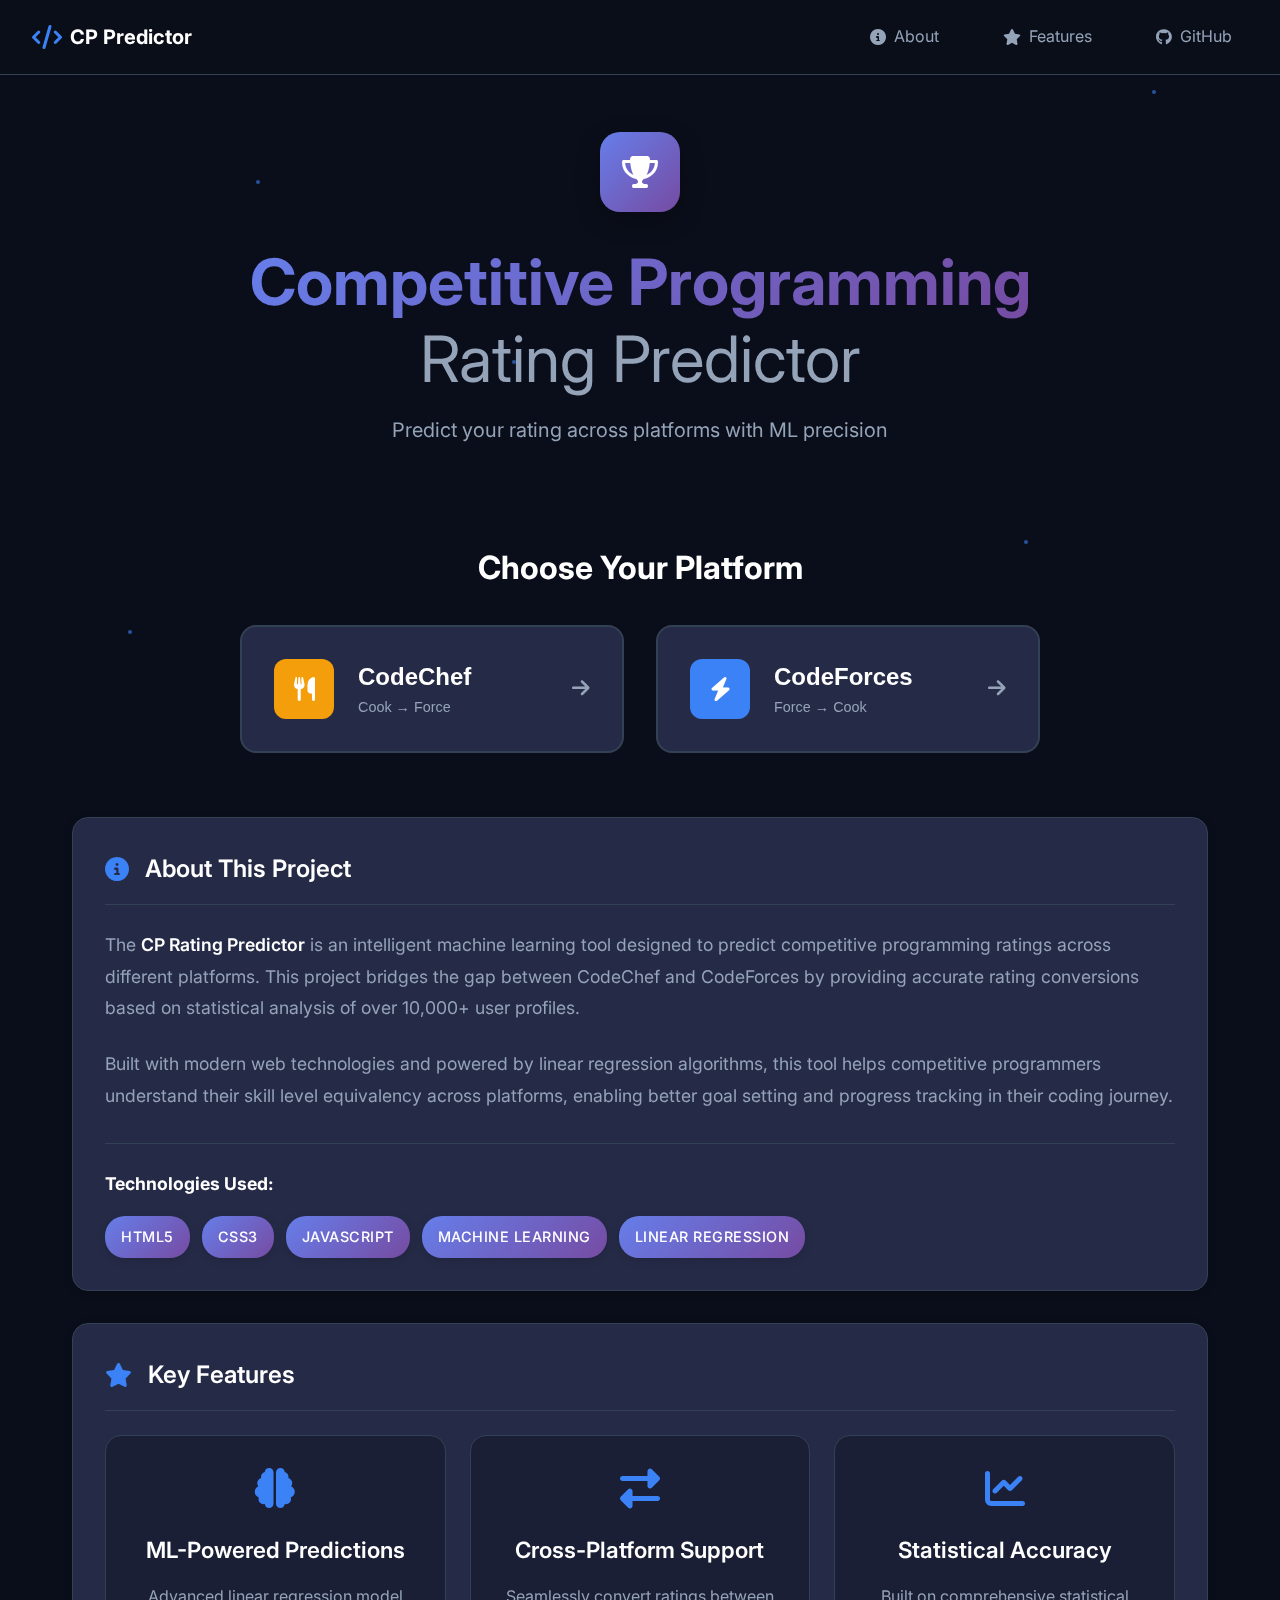
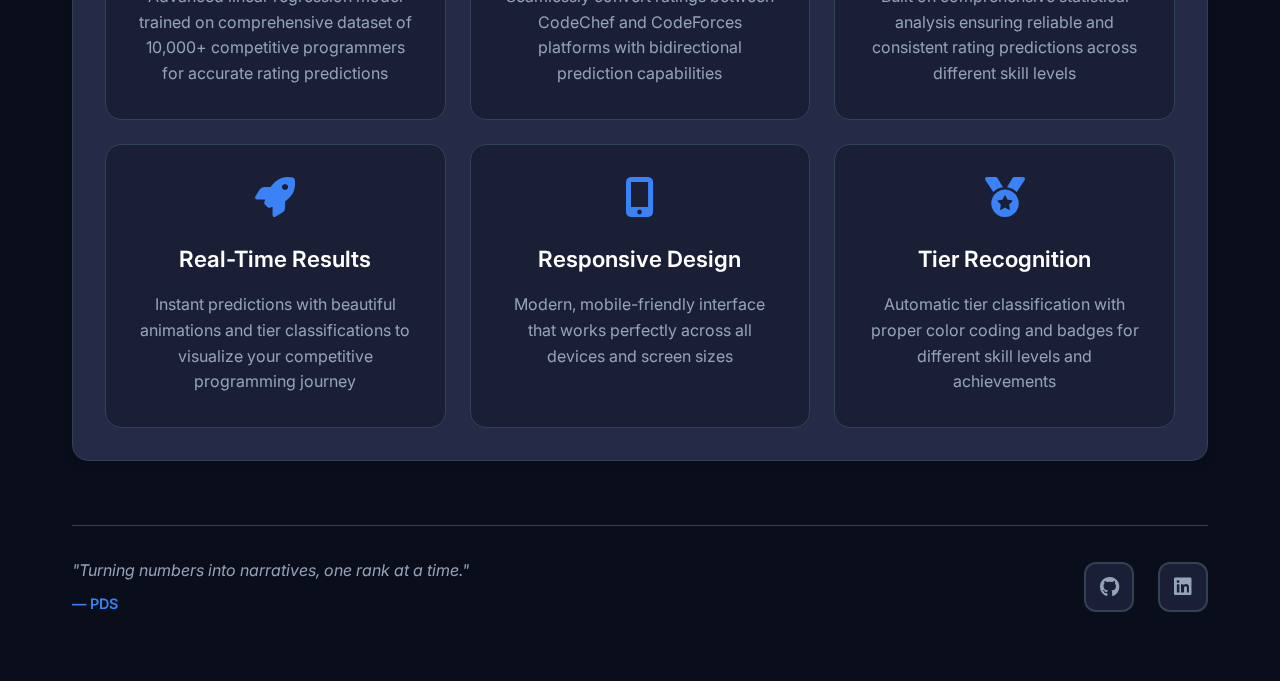
<file: index.html>
<!DOCTYPE html>
<html lang="en">
<head>
    <meta charset="UTF-8">
    <meta name="viewport" content="width=device-width, initial-scale=1.0">
    <title>CP Rating Predictor | CodeChef & CodeForces</title>
    <link rel="stylesheet" href="style.css">
    <link href="https://fonts.googleapis.com/css2?family=JetBrains+Mono:wght@300;400;500;700&family=Inter:wght@300;400;500;600;700&display=swap" rel="stylesheet">
    <link rel="stylesheet" href="https://cdnjs.cloudflare.com/ajax/libs/font-awesome/6.4.0/css/all.min.css">
</head>
<body>
    <!-- Background particles -->
    <div class="particles">
        <div class="particle"></div>
        <div class="particle"></div>
        <div class="particle"></div>
        <div class="particle"></div>
        <div class="particle"></div>
        <div class="particle"></div>
    </div>

    <!-- Navigation -->
    <nav class="navbar">
        <div class="nav-brand">
            <i class="fas fa-code"></i>
            <span>CP Predictor</span>
        </div>
        
        <div class="nav-links">
            <a href="#about"><i class="fas fa-info-circle"></i> About</a>
            <a href="#features"><i class="fas fa-star"></i> Features</a>
            <a href="https://github.com/prince-deepak-siddharth/Code-Rating-Predictor" target="_blank"><i class="fab fa-github"></i> GitHub</a>
        </div>
    </nav>
    
    <div class="container">
        <!-- Hero Section -->
        <div class="hero-section">
            <div class="logo-container">
                <div class="cp-logo">
                    <i class="fas fa-trophy"></i>
                </div>
            </div>
            <h1 class="main-title">
                <span class="gradient-text">Competitive Programming</span><br>
                <span class="sub-title">Rating Predictor</span>
            </h1>
            <p class="hero-description">
                Predict your rating across platforms with ML precision
            </p>
        </div>

        <!-- Platform Selection -->
        <div class="platform-selection">
            <h2>Choose Your Platform</h2>
            <div class="platform-buttons">
                <button class="platform-btn chef" data-platform="codechef">
                    <div class="btn-icon">
                        <i class="fas fa-utensils"></i>
                    </div>
                    <div class="btn-content">
                        <h3>CodeChef</h3>
                        <p>Cook → Force</p>
                    </div>
                    <div class="btn-arrow">
                        <i class="fas fa-arrow-right"></i>
                    </div>
                </button>
                <button class="platform-btn forces" data-platform="codeforces">
                    <div class="btn-icon">
                        <i class="fas fa-bolt"></i>
                    </div>
                    <div class="btn-content">
                        <h3>CodeForces</h3>
                        <p>Force → Cook</p>
                    </div>
                    <div class="btn-arrow">
                        <i class="fas fa-arrow-right"></i>
                    </div>
                </button>
            </div>
        </div>        <!-- Content Sections -->
        <div class="content-wrapper">
            
            <!-- About Section -->
            <div class="card about-card" id="about">
                <div class="card-header">
                    <i class="fas fa-info-circle"></i>
                    <h3>About This Project</h3>
                </div>
                <div class="card-content">
                    <div class="project-description">
                        <p>
                            The <strong>CP Rating Predictor</strong> is an intelligent machine learning tool designed to predict competitive programming ratings across different platforms. This project bridges the gap between CodeChef and CodeForces by providing accurate rating conversions based on statistical analysis of over 10,000+ user profiles.
                        </p>
                        <p>
                            Built with modern web technologies and powered by linear regression algorithms, this tool helps competitive programmers understand their skill level equivalency across platforms, enabling better goal setting and progress tracking in their coding journey.
                        </p>
                        <div class="tech-stack">
                            <h4>Technologies Used:</h4>
                            <div class="tech-badges">
                                <span class="tech-badge">HTML5</span>
                                <span class="tech-badge">CSS3</span>
                                <span class="tech-badge">JavaScript</span>
                                <span class="tech-badge">Machine Learning</span>
                                <span class="tech-badge">Linear Regression</span>
                            </div>
                        </div>
                    </div>
                </div>
            </div>

            <!-- Features Section -->
            <div class="card features-card" id="features">
                <div class="card-header">
                    <i class="fas fa-star"></i>
                    <h3>Key Features</h3>
                </div>
                <div class="card-content">
                    <div class="feature-grid">
                        <div class="feature-item">
                            <i class="fas fa-brain"></i>
                            <h4>ML-Powered Predictions</h4>
                            <p>Advanced linear regression model trained on comprehensive dataset of 10,000+ competitive programmers for accurate rating predictions</p>
                        </div>
                        <div class="feature-item">
                            <i class="fas fa-exchange-alt"></i>
                            <h4>Cross-Platform Support</h4>
                            <p>Seamlessly convert ratings between CodeChef and CodeForces platforms with bidirectional prediction capabilities</p>
                        </div>
                        <div class="feature-item">
                            <i class="fas fa-chart-line"></i>
                            <h4>Statistical Accuracy</h4>
                            <p>Built on comprehensive statistical analysis ensuring reliable and consistent rating predictions across different skill levels</p>
                        </div>
                        <div class="feature-item">
                            <i class="fas fa-rocket"></i>
                            <h4>Real-Time Results</h4>
                            <p>Instant predictions with beautiful animations and tier classifications to visualize your competitive programming journey</p>
                        </div>
                        <div class="feature-item">
                            <i class="fas fa-mobile-alt"></i>
                            <h4>Responsive Design</h4>
                            <p>Modern, mobile-friendly interface that works perfectly across all devices and screen sizes</p>
                        </div>
                        <div class="feature-item">
                            <i class="fas fa-medal"></i>
                            <h4>Tier Recognition</h4>
                            <p>Automatic tier classification with proper color coding and badges for different skill levels and achievements</p>
                        </div>
                    </div>
                </div>
            </div>            <!-- Rating Input Section -->
            <div class="card input-card hidden">
                <div class="card-header">
                    <i class="fas fa-keyboard"></i>
                    <h3 class="input-title">Enter Your Rating</h3>
                </div>
                
                <div class="card-content">
                    <div class="input-group">
                        <div class="input-wrapper">
                            <i class="fas fa-star input-icon"></i>
                            <input class="rating-input" type="number" placeholder="Your current rating" min="0" max="4000">
                        </div>
                        <button class="submit-btn">
                            <span>Predict Rating</span>
                            <i class="fas fa-arrow-right"></i>
                        </button>
                    </div>
                    <div class="rating-info">
                        <div class="rating-range">
                            <span class="range-label">Typical Range:</span>
                            <span class="range-value" id="rating-range">800 - 3500</span>
                        </div>                    </div>
                    
                    <!-- Analytics Loading Screen -->
                    <div class="analytics-loading hidden" id="analytics-loading">
                        <div class="loading-header">
                            <i class="fas fa-chart-line"></i>
                            <h3>Analyzing Data...</h3>
                        </div>
                        <div class="loading-steps">
                            <div class="step" id="step1">
                                <i class="fas fa-database"></i>
                                <span>Loading dataset...</span>
                                <div class="step-progress"></div>
                            </div>
                            <div class="step" id="step2">
                                <i class="fas fa-brain"></i>
                                <span>Running ML model...</span>
                                <div class="step-progress"></div>
                            </div>
                            <div class="step" id="step3">
                                <i class="fas fa-chart-bar"></i>
                                <span>Generating analytics...</span>
                                <div class="step-progress"></div>
                            </div>
                        </div>
                        <div class="data-visualization">
                            <div class="mini-chart">
                                <div class="chart-bars">
                                    <div class="bar" style="height: 60%"></div>
                                    <div class="bar" style="height: 80%"></div>
                                    <div class="bar" style="height: 45%"></div>
                                    <div class="bar" style="height: 90%"></div>
                                    <div class="bar" style="height: 70%"></div>
                                    <div class="bar" style="height: 85%"></div>
                                </div>
                                <span class="chart-label">Rating Distribution</span>
                            </div>
                            <div class="processing-stats">
                                <div class="stat">
                                    <span class="stat-number" id="processed-users">0</span>
                                    <span class="stat-label">Users Analyzed</span>
                                </div>
                                <div class="stat">
                                    <span class="stat-number" id="accuracy-score">0</span>
                                    <span class="stat-label">Accuracy %</span>
                                </div>
                            </div>
                        </div>
                    </div>                </div>
            </div>
              <!-- Result Section -->
            <div class="card result-card hidden">
                <div class="card-header">
                    <i class="fas fa-trophy"></i>
                    <h3>Prediction Result</h3>
                </div>
                
                <div class="card-content">
                    <div class="result-layout">
                        <!-- Main Result Display -->
                        <div class="result-display">
                            <div class="result-platform">
                                <span class="platform-name" id="result-platform">CodeForces</span>
                                <span class="rating-label">Predicted Rating</span>
                            </div>
                            <div class="predicted-rating" id="predicted-rating">1500</div>
                            <div class="rating-tier" id="rating-tier">
                                <i class="fas fa-medal"></i>
                                <span>Expert</span>
                            </div>
                        </div>

                        <!-- Analytics Graphs -->
                        <div class="analytics-section">
                            <div class="analytics-grid">
                                <!-- Rating Progress Chart -->
                                <div class="chart-container">
                                    <h4>Rating Progression</h4>
                                    <div class="progress-chart">
                                        <svg viewBox="0 0 300 150" class="progress-svg">
                                            <defs>
                                                <linearGradient id="progressGradient" x1="0%" y1="0%" x2="100%" y2="0%">
                                                    <stop offset="0%" style="stop-color:#3b82f6;stop-opacity:1" />
                                                    <stop offset="100%" style="stop-color:#8b5cf6;stop-opacity:1" />
                                                </linearGradient>
                                            </defs>
                                            <path id="progress-path" stroke="url(#progressGradient)" stroke-width="3" fill="none" />
                                            <circle id="progress-dot" r="6" fill="#ffffff" stroke="url(#progressGradient)" stroke-width="3" />
                                        </svg>
                                        <div class="chart-labels">
                                            <span>Start</span>
                                            <span>Current</span>
                                            <span>Predicted</span>
                                        </div>
                                    </div>
                                </div>

                                <!-- Circular Progress -->
                                <div class="chart-container">
                                    <h4>Skill Level</h4>
                                    <div class="circular-progress">
                                        <svg viewBox="0 0 120 120" class="circular-svg">
                                            <circle cx="60" cy="60" r="50" fill="none" stroke="#334155" stroke-width="8"/>
                                            <circle id="progress-circle" cx="60" cy="60" r="50" fill="none" 
                                                    stroke="url(#progressGradient)" stroke-width="8" 
                                                    stroke-dasharray="314" stroke-dashoffset="314" 
                                                    stroke-linecap="round" transform="rotate(-90 60 60)"/>
                                        </svg>
                                        <div class="progress-percentage" id="skill-percentage">75%</div>
                                    </div>
                                </div>

                                <!-- Rating Distribution -->
                                <div class="chart-container full-width">
                                    <h4>Platform Comparison</h4>
                                    <div class="comparison-chart">
                                        <div class="platform-bar">
                                            <div class="bar-label">
                                                <i class="fas fa-utensils"></i>
                                                <span>CodeChef</span>
                                            </div>
                                            <div class="bar-track">
                                                <div class="bar-fill codechef-bar" id="codechef-bar"></div>
                                            </div>
                                            <span class="bar-value" id="codechef-rating">0</span>
                                        </div>
                                        <div class="platform-bar">
                                            <div class="bar-label">
                                                <i class="fas fa-bolt"></i>
                                                <span>CodeForces</span>
                                            </div>
                                            <div class="bar-track">
                                                <div class="bar-fill codeforces-bar" id="codeforces-bar"></div>
                                            </div>
                                            <span class="bar-value" id="codeforces-rating">0</span>
                                        </div>
                                    </div>
                                </div>
                            </div>
                        </div>
                    </div>
                    <button class="try-again-btn">
                        <i class="fas fa-redo"></i>
                        Try Another Platform
                    </button>
                </div>
            </div>
        </div>

        <!-- Footer -->
        <footer class="footer">
            <div class="footer-content">                <div class="footer-text">
                    <p>"Turning numbers into narratives, one rank at a time."</p>
                    <span class="author">— PDS</span>
                </div>                <div class="social-links">
                    <a href="https://github.com/prince-deepak-siddharth/Code-Rating-Predictor" target="_blank" class="social-link github-link">
                        <i class="fab fa-github"></i>
                    </a>
                    <a href="https://www.linkedin.com/in/prince-deepak-siddharth-1b1476288/" target="_blank" class="social-link linkedin-link">
                        <i class="fab fa-linkedin"></i>
                    </a>
                </div>
            </div>
        </footer>
    </div>
   <script src="script.js"></script>
</body>
</html>
</file>
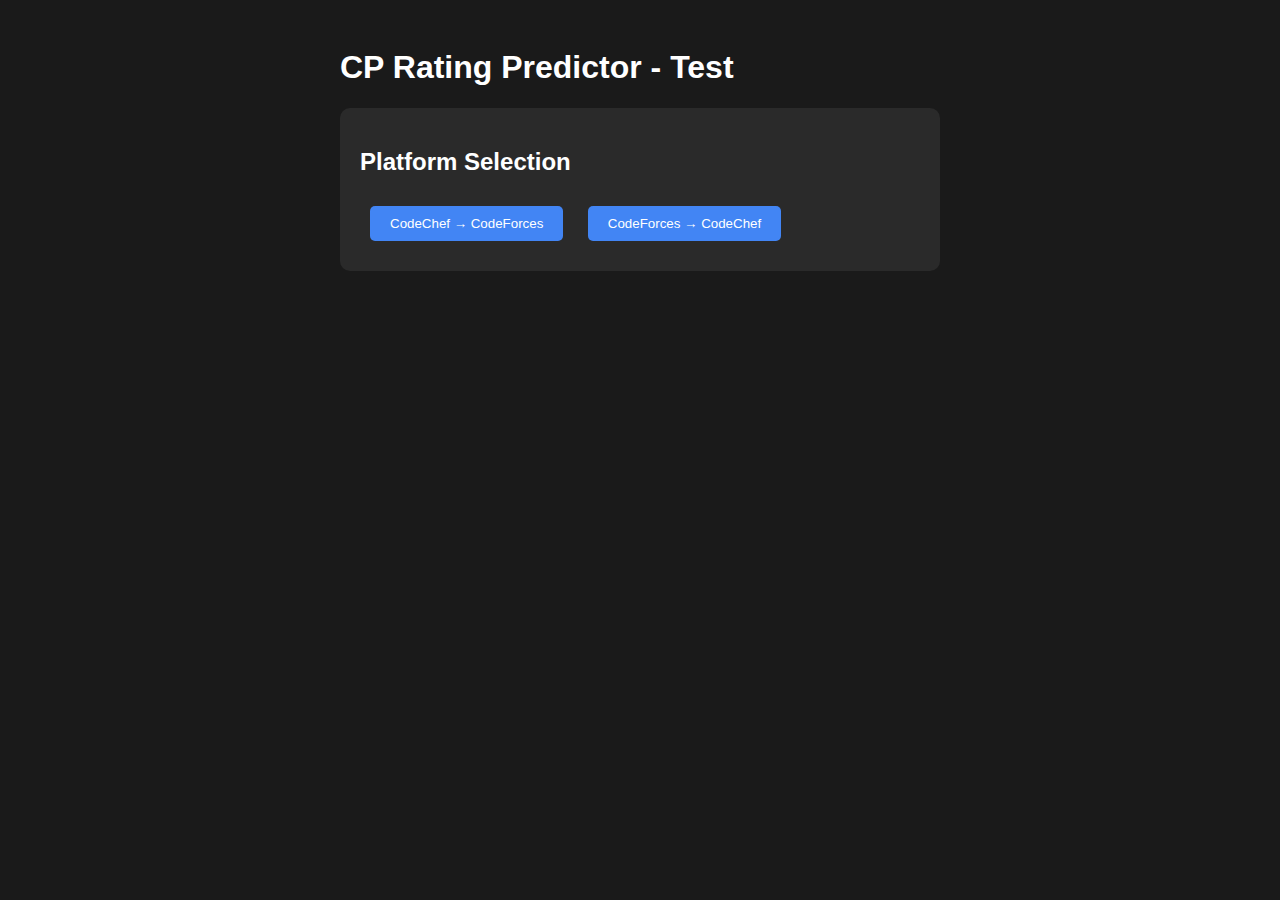
<file: test.html>
<!DOCTYPE html>
<html lang="en">
<head>
    <meta charset="UTF-8">
    <meta name="viewport" content="width=device-width, initial-scale=1.0">
    <title>CP Rating Predictor - Test</title>
    <style>
        body {
            font-family: Arial, sans-serif;
            background: #1a1a1a;
            color: white;
            padding: 20px;
        }
        .container {
            max-width: 600px;
            margin: 0 auto;
        }
        .card {
            background: #2a2a2a;
            padding: 20px;
            border-radius: 10px;
            margin: 20px 0;
        }
        .hidden {
            display: none !important;
        }
        button {
            background: #4285f4;
            color: white;
            border: none;
            padding: 10px 20px;
            border-radius: 5px;
            cursor: pointer;
            margin: 10px;
        }
        input {
            background: #333;
            color: white;
            border: 1px solid #555;
            padding: 10px;
            border-radius: 5px;
            width: 200px;
        }
        .result {
            font-size: 2em;
            font-weight: bold;
            color: #4285f4;
        }
    </style>
</head>
<body>
    <div class="container">
        <h1>CP Rating Predictor - Test</h1>
        
        <div class="card">
            <h2>Platform Selection</h2>
            <button onclick="selectPlatform('codechef')">CodeChef → CodeForces</button>
            <button onclick="selectPlatform('codeforces')">CodeForces → CodeChef</button>
        </div>
        
        <div class="card hidden" id="input-section">
            <h2>Enter Rating</h2>
            <p id="platform-info"></p>
            <input type="number" id="rating-input" placeholder="Enter rating" min="0" max="4000">
            <button onclick="predict()">Predict</button>
        </div>
        
        <div class="card hidden" id="result-section">
            <h2>Result</h2>
            <p id="result-platform"></p>
            <div class="result" id="predicted-rating">0</div>
            <p id="tier-info"></p>
            <button onclick="reset()">Try Again</button>
        </div>
    </div>

    <script>
        // ML Model coefficients
        const MODEL = {
            weight: 0.8315620555789324,
            bias: -32.629265073164284
        };

        let currentPlatform = '';
        let isConverting = false;

        function selectPlatform(platform) {
            currentPlatform = platform;
            
            const inputSection = document.getElementById('input-section');
            const platformInfo = document.getElementById('platform-info');
            
            if (platform === 'codechef') {
                platformInfo.textContent = 'Enter your CodeChef rating (will predict CodeForces)';
                isConverting = false;
            } else {
                platformInfo.textContent = 'Enter your CodeForces rating (will predict CodeChef)';
                isConverting = true;
            }
            
            inputSection.classList.remove('hidden');
        }

        function predict() {
            const rating = parseInt(document.getElementById('rating-input').value);
            
            if (!rating || rating < 0 || rating > 4000) {
                alert('Please enter a valid rating between 0 and 4000');
                return;
            }

            // Calculate prediction
            let predictedRating;
            let targetPlatform;
            
            if (isConverting) {
                // CodeForces to CodeChef
                predictedRating = Math.round((rating - MODEL.bias) / MODEL.weight);
                targetPlatform = 'CodeChef';
            } else {
                // CodeChef to CodeForces
                predictedRating = Math.round(rating * MODEL.weight + MODEL.bias);
                targetPlatform = 'CodeForces';
            }

            // Ensure rating is within bounds
            predictedRating = Math.max(0, Math.min(4000, predictedRating));

            // Show result
            document.getElementById('input-section').classList.add('hidden');
            document.getElementById('result-section').classList.remove('hidden');
            document.getElementById('result-platform').textContent = `Predicted ${targetPlatform} Rating:`;
            document.getElementById('predicted-rating').textContent = predictedRating;
            
            // Simple tier classification
            let tier = 'Unrated';
            if (targetPlatform === 'CodeForces') {
                if (predictedRating >= 1600) tier = 'Expert+';
                else if (predictedRating >= 1400) tier = 'Specialist';
                else if (predictedRating >= 1200) tier = 'Pupil';
                else if (predictedRating > 0) tier = 'Newbie';
            } else {
                if (predictedRating >= 2000) tier = '5+ Star';
                else if (predictedRating >= 1800) tier = '4 Star';
                else if (predictedRating >= 1600) tier = '3 Star';
                else if (predictedRating >= 1400) tier = '2 Star';
                else if (predictedRating > 0) tier = '1 Star';
            }
            
            document.getElementById('tier-info').textContent = `Tier: ${tier}`;
        }

        function reset() {
            document.getElementById('input-section').classList.add('hidden');
            document.getElementById('result-section').classList.add('hidden');
            document.getElementById('rating-input').value = '';
            currentPlatform = '';
        }
    </script>
</body>
</html>
</file>
<file: style.css>
/* Modern CP Theme CSS */

:root {
    --primary-bg: #0a0e1a;
    --secondary-bg: #1a1f35;
    --card-bg: #252a47;
    --accent-blue: #3b82f6;
    --accent-purple: #8b5cf6;
    --accent-orange: #f59e0b;
    --accent-green: #10b981;
    --text-primary: #ffffff;
    --text-secondary: #94a3b8;
    --text-muted: #64748b;
    --border-color: #334155;
    --gradient-1: linear-gradient(135deg, #667eea 0%, #764ba2 100%);
    --gradient-2: linear-gradient(135deg, #f093fb 0%, #f5576c 100%);
    --gradient-3: linear-gradient(135deg, #4facfe 0%, #00f2fe 100%);
    --shadow-sm: 0 2px 8px rgba(0, 0, 0, 0.15);
    --shadow-md: 0 8px 24px rgba(0, 0, 0, 0.25);
    --shadow-lg: 0 16px 48px rgba(0, 0, 0, 0.35);
}

* {
    margin: 0;
    padding: 0;
    box-sizing: border-box;
}

body {
    font-family: 'Inter', -apple-system, BlinkMacSystemFont, sans-serif;
    background: var(--primary-bg);
    color: var(--text-primary);
    line-height: 1.6;
    overflow-x: hidden;
    min-height: 100vh;
}

/* Animated background particles */
.particles {
    position: fixed;
    top: 0;
    left: 0;
    width: 100%;
    height: 100%;
    z-index: -1;
    overflow: hidden;
}

.particle {
    position: absolute;
    width: 4px;
    height: 4px;
    background: var(--accent-blue);
    border-radius: 50%;
    opacity: 0.6;
    animation: float 20s infinite linear;
}

.particle:nth-child(1) {
    top: 20%;
    left: 20%;
    animation-delay: -5s;
    animation-duration: 25s;
}

.particle:nth-child(2) {
    top: 60%;
    left: 80%;
    animation-delay: -2s;
    animation-duration: 18s;
}

.particle:nth-child(3) {
    top: 40%;
    left: 40%;
    animation-delay: -8s;
    animation-duration: 22s;
}

.particle:nth-child(4) {
    top: 80%;
    left: 60%;
    animation-delay: -3s;
    animation-duration: 28s;
}

.particle:nth-child(5) {
    top: 10%;
    left: 90%;
    animation-delay: -6s;
    animation-duration: 20s;
}

.particle:nth-child(6) {
    top: 70%;
    left: 10%;
    animation-delay: -1s;
    animation-duration: 24s;
}

@keyframes float {
    0%, 100% {
        transform: translateY(0) rotate(0deg);
        opacity: 0.6;
    }
    25% {
        transform: translateY(-20px) rotate(90deg);
        opacity: 1;
    }
    50% {
        transform: translateY(-40px) rotate(180deg);
        opacity: 0.8;
    }
    75% {
        transform: translateY(-20px) rotate(270deg);
        opacity: 1;
    }
}

/* Navigation */
.navbar {
    position: fixed;
    top: 0;
    left: 0;
    right: 0;
    background: rgba(10, 14, 26, 0.9);
    backdrop-filter: blur(12px);
    border-bottom: 1px solid var(--border-color);
    padding: 1rem 2rem;
    display: flex;
    justify-content: space-between;
    align-items: center;
    z-index: 1000;
    transition: all 0.3s ease;
}

.nav-brand {
    display: flex;
    align-items: center;
    gap: 0.5rem;
    font-weight: 700;
    font-size: 1.25rem;
    color: var(--text-primary);
}

.nav-brand i {
    color: var(--accent-blue);
    font-size: 1.5rem;
}

.nav-links {
    display: flex;
    gap: 2rem;
}

.nav-links a {
    color: var(--text-secondary);
    text-decoration: none;
    display: flex;
    align-items: center;
    gap: 0.5rem;
    padding: 0.5rem 1rem;
    border-radius: 8px;
    transition: all 0.3s ease;
}

.nav-links a:hover {
    color: var(--text-primary);
    background: var(--secondary-bg);
}

/* Container */
.container {
    max-width: 1200px;
    margin: 0 auto;
    padding: 100px 2rem 2rem;
    min-height: 100vh;
}

/* Hero Section */
.hero-section {
    text-align: center;
    margin-bottom: 4rem;
    padding: 2rem 0;
}

.logo-container {
    margin-bottom: 2rem;
}

.cp-logo {
    display: inline-flex;
    align-items: center;
    justify-content: center;
    width: 80px;
    height: 80px;
    background: var(--gradient-1);
    border-radius: 20px;
    box-shadow: var(--shadow-md);
    animation: logoFloat 6s ease-in-out infinite;
}

.cp-logo i {
    font-size: 2rem;
    color: white;
}

@keyframes logoFloat {
    0%, 100% { transform: translateY(0px); }
    50% { transform: translateY(-10px); }
}

.main-title {
    font-size: clamp(2.5rem, 5vw, 4rem);
    font-weight: 700;
    margin-bottom: 1rem;
    line-height: 1.2;
}

.gradient-text {
    background: var(--gradient-1);
    -webkit-background-clip: text;
    -webkit-text-fill-color: transparent;
    background-clip: text;
    animation: gradientShift 4s ease-in-out infinite;
}

@keyframes gradientShift {
    0%, 100% { filter: hue-rotate(0deg); }
    50% { filter: hue-rotate(45deg); }
}

.sub-title {
    color: var(--text-secondary);
    font-weight: 400;
}

.hero-description {
    font-size: 1.25rem;
    color: var(--text-secondary);
    max-width: 600px;
    margin: 0 auto;
}

/* Platform Selection */
.platform-selection {
    text-align: center;
    margin-bottom: 4rem;
}

.platform-selection h2 {
    font-size: 2rem;
    margin-bottom: 2rem;
    color: var(--text-primary);
}

.platform-buttons {
    display: grid;
    grid-template-columns: repeat(auto-fit, minmax(300px, 1fr));
    gap: 2rem;
    max-width: 800px;
    margin: 0 auto;
}

.platform-btn {
    background: var(--card-bg);
    border: 2px solid var(--border-color);
    border-radius: 16px;
    padding: 2rem;
    display: flex;
    align-items: center;
    gap: 1.5rem;
    cursor: pointer;
    transition: all 0.3s ease;
    position: relative;
    overflow: hidden;
}

.platform-btn::before {
    content: '';
    position: absolute;
    top: 0;
    left: -100%;
    width: 100%;
    height: 100%;
    background: linear-gradient(90deg, transparent, rgba(255, 255, 255, 0.1), transparent);
    transition: left 0.5s ease;
}

.platform-btn:hover::before {
    left: 100%;
}

.platform-btn:hover {
    border-color: var(--accent-blue);
    transform: translateY(-4px);
    box-shadow: var(--shadow-lg);
}

.platform-btn.chef:hover {
    border-color: var(--accent-orange);
}

.platform-btn.forces:hover {
    border-color: var(--accent-blue);
}

.btn-icon {
    width: 60px;
    height: 60px;
    border-radius: 12px;
    display: flex;
    align-items: center;
    justify-content: center;
    font-size: 1.5rem;
    color: white;
}

.chef .btn-icon {
    background: var(--accent-orange);
}

.forces .btn-icon {
    background: var(--accent-blue);
}

.btn-content {
    flex: 1;
    text-align: left;
}

.btn-content h3 {
    font-size: 1.5rem;
    margin-bottom: 0.5rem;
    color: var(--text-primary);
}

.btn-content p {
    color: var(--text-secondary);
    font-size: 0.9rem;
}

.btn-arrow {
    color: var(--text-secondary);
    font-size: 1.25rem;
    transition: transform 0.3s ease;
}

.platform-btn:hover .btn-arrow {
    transform: translateX(4px);
}

/* Cards */
.content-wrapper {
    display: flex;
    flex-direction: column;
    gap: 2rem;
}

.card {
    background: var(--card-bg);
    border: 1px solid var(--border-color);
    border-radius: 16px;
    padding: 2rem;
    box-shadow: var(--shadow-sm);
    transition: all 0.3s ease;
    animation: cardSlideUp 0.6s ease;
}

@keyframes cardSlideUp {
    0% {
        opacity: 0;
        transform: translateY(30px);
    }
    100% {
        opacity: 1;
        transform: translateY(0);
    }
}

.card:hover {
    box-shadow: var(--shadow-md);
    transform: translateY(-2px);
}

.card-header {
    display: flex;
    align-items: center;
    gap: 1rem;
    margin-bottom: 1.5rem;
    padding-bottom: 1rem;
    border-bottom: 1px solid var(--border-color);
}

.card-header i {
    color: var(--accent-blue);
    font-size: 1.5rem;
}

.card-header h3 {
    font-size: 1.5rem;
    font-weight: 600;
    color: var(--text-primary);
}

/* Feature Grid */
.feature-grid {
    display: grid;
    grid-template-columns: repeat(auto-fit, minmax(250px, 1fr));
    gap: 2rem;
}

.feature-item {
    text-align: center;
    padding: 1.5rem;
    background: var(--secondary-bg);
    border-radius: 12px;
    border: 1px solid var(--border-color);
    transition: all 0.3s ease;
}

.feature-item:hover {
    transform: translateY(-4px);
    box-shadow: var(--shadow-md);
}

.feature-item i {
    font-size: 2rem;
    color: var(--accent-blue);
    margin-bottom: 1rem;
    display: block;
}

.feature-item h4 {
    font-size: 1.25rem;
    margin-bottom: 0.5rem;
    color: var(--text-primary);
}

.feature-item p {
    color: var(--text-secondary);
    font-size: 0.9rem;
}

/* Input Section */
.input-group {
    display: flex;
    flex-direction: column;
    gap: 1.5rem;
    max-width: 400px;
    margin: 0 auto;
}

.input-wrapper {
    position: relative;
    display: flex;
    align-items: center;
}

.input-icon {
    position: absolute;
    left: 1rem;
    color: var(--text-secondary);
    z-index: 1;
}

.rating-input {
    width: 100%;
    padding: 1rem 1rem 1rem 3rem;
    background: var(--secondary-bg);
    border: 2px solid var(--border-color);
    border-radius: 12px;
    color: var(--text-primary);
    font-size: 1.1rem;
    font-family: 'JetBrains Mono', monospace;
    transition: all 0.3s ease;
}

.rating-input:focus {
    outline: none;
    border-color: var(--accent-blue);
    box-shadow: 0 0 0 4px rgba(59, 130, 246, 0.1);
}

.submit-btn {
    background: var(--gradient-1);
    border: none;
    border-radius: 12px;
    padding: 1rem 2rem;
    color: white;
    font-weight: 600;
    font-size: 1.1rem;
    cursor: pointer;
    display: flex;
    align-items: center;
    justify-content: center;
    gap: 0.5rem;
    transition: all 0.3s ease;
    position: relative;
    overflow: hidden;
}

.submit-btn::before {
    content: '';
    position: absolute;
    top: 0;
    left: -100%;
    width: 100%;
    height: 100%;
    background: linear-gradient(90deg, transparent, rgba(255, 255, 255, 0.2), transparent);
    transition: left 0.5s ease;
}

.submit-btn:hover::before {
    left: 100%;
}

.submit-btn:hover {
    transform: translateY(-2px);
    box-shadow: var(--shadow-md);
}

.submit-btn:active {
    transform: translateY(0);
}

.rating-info {
    text-align: center;
    padding: 1rem;
    background: var(--secondary-bg);
    border-radius: 8px;
    border: 1px solid var(--border-color);
}

.range-label {
    color: var(--text-secondary);
    font-size: 0.9rem;
}

.range-value {
    color: var(--accent-blue);
    font-weight: 600;
    font-family: 'JetBrains Mono', monospace;
}

/* Result Section */
.result-display {
    text-align: center;
    padding: 2rem;
}

.result-platform {
    margin-bottom: 1rem;
}

.platform-name {
    font-size: 1.25rem;
    font-weight: 600;
    color: var(--accent-blue);
    display: block;
}

.rating-label {
    color: var(--text-secondary);
    font-size: 0.9rem;
}

.predicted-rating {
    font-size: 4rem;
    font-weight: 700;
    font-family: 'JetBrains Mono', monospace;
    background: var(--gradient-1);
    -webkit-background-clip: text;
    -webkit-text-fill-color: transparent;
    background-clip: text;
    margin: 1rem 0;
    line-height: 1;
    position: relative;
}

.predicted-rating::after {
    content: '';
    position: absolute;
    top: 50%;
    left: 50%;
    width: 200px;
    height: 200px;
    border: 2px solid rgba(59, 130, 246, 0.2);
    border-radius: 50%;
    transform: translate(-50%, -50%);
    animation: ratingPulse 3s ease-in-out infinite;
    z-index: -1;
}

@keyframes ratingPulse {
    0%, 100% {
        transform: translate(-50%, -50%) scale(0.8);
        opacity: 0.7;
    }
    50% {
        transform: translate(-50%, -50%) scale(1.2);
        opacity: 0.3;
    }
}

.rating-tier {
    display: flex;
    align-items: center;
    justify-content: center;
    gap: 0.5rem;
    margin: 1.5rem 0;
    padding: 0.75rem 1.5rem;
    background: var(--secondary-bg);
    border-radius: 50px;
    border: 1px solid var(--border-color);
    max-width: fit-content;
    margin-left: auto;
    margin-right: auto;
}

.rating-tier i {
    color: var(--accent-orange);
}

.rating-tier span {
    font-weight: 600;
    color: var(--text-primary);
}

.confidence-meter {
    margin: 2rem 0;
    padding: 1.5rem;
    background: var(--secondary-bg);
    border-radius: 12px;
    border: 1px solid var(--border-color);
}

.confidence-label {
    display: block;
    color: var(--text-secondary);
    margin-bottom: 0.5rem;
    font-size: 0.9rem;
}

.confidence-bar {
    width: 100%;
    height: 8px;
    background: var(--border-color);
    border-radius: 4px;
    overflow: hidden;
    margin-bottom: 0.5rem;
}

.confidence-fill {
    height: 100%;
    background: var(--gradient-3);
    border-radius: 4px;
    transition: width 1s ease;
}

.confidence-value {
    color: var(--accent-blue);
    font-weight: 600;
    font-family: 'JetBrains Mono', monospace;
}

.try-again-btn {
    background: var(--secondary-bg);
    border: 2px solid var(--border-color);
    border-radius: 12px;
    padding: 1rem 2rem;
    color: var(--text-primary);
    font-weight: 600;
    cursor: pointer;
    display: flex;
    align-items: center;
    justify-content: center;
    gap: 0.5rem;
    margin: 2rem auto 0;
    transition: all 0.3s ease;
}

.try-again-btn:hover {
    border-color: var(--accent-blue);
    background: var(--accent-blue);
    color: white;
    transform: translateY(-2px);
    box-shadow: var(--shadow-md);
}

/* Footer */
.footer {
    margin-top: 4rem;
    padding: 2rem 0;
    border-top: 1px solid var(--border-color);
}

.footer-content {
    display: flex;
    justify-content: space-between;
    align-items: center;
    flex-wrap: wrap;
    gap: 1rem;
}

.footer-text p {
    color: var(--text-secondary);
    font-style: italic;
    margin-bottom: 0.5rem;
}

.author {
    color: var(--accent-blue);
    font-weight: 600;
    font-size: 0.9rem;
}

.social-links {
    display: flex;
    gap: 1rem;
}

.social-link {
    display: flex;
    align-items: center;
    justify-content: center;
    width: 50px;
    height: 50px;
    background: var(--secondary-bg);
    border: 2px solid var(--border-color);
    border-radius: 12px;
    color: var(--text-secondary);
    text-decoration: none;
    transition: all 0.4s ease;
    position: relative;
    overflow: hidden;
}

.social-link::before {
    content: '';
    position: absolute;
    top: 0;
    left: 0;
    width: 100%;
    height: 100%;
    border-radius: 10px;
    transition: all 0.4s ease;
    z-index: -1;
}

.social-link i {
    font-size: 1.25rem;
    transition: all 0.4s ease;
    z-index: 1;
}

.github-link:hover {
    color: white;
    border-color: #333;
    transform: translateY(-4px) rotate(5deg);
    box-shadow: 0 10px 25px rgba(51, 51, 51, 0.3);
}

.github-link:hover::before {
    background: linear-gradient(135deg, #333, #000);
}

.linkedin-link:hover {
    color: white;
    border-color: #0077b5;
    transform: translateY(-4px) rotate(-5deg);
    box-shadow: 0 10px 25px rgba(0, 119, 181, 0.3);
}

.linkedin-link:hover::before {
    background: linear-gradient(135deg, #0077b5, #005885);
}

.social-link:hover i {
    transform: scale(1.2);
}

/* Animation for social links container */
.social-links {
    display: flex;
    gap: 1.5rem;
    animation: socialBounce 2s ease-in-out infinite;
}

@keyframes socialBounce {
    0%, 20%, 50%, 80%, 100% {
        transform: translateY(0);
    }
    40% {
        transform: translateY(-5px);
    }
    60% {
        transform: translateY(-3px);
    }
}

/* Project Description Styles */
.project-description {
    text-align: left;
    line-height: 1.8;
}

.project-description p {
    margin-bottom: 1.5rem;
    color: var(--text-secondary);
    font-size: 1.1rem;
}

.project-description strong {
    color: var(--text-primary);
    font-weight: 600;
}

.tech-stack {
    margin-top: 2rem;
    padding-top: 1.5rem;
    border-top: 1px solid var(--border-color);
}

.tech-stack h4 {
    color: var(--text-primary);
    margin-bottom: 1rem;
    font-size: 1.1rem;
}

.tech-badges {
    display: flex;
    flex-wrap: wrap;
    gap: 0.75rem;
}

.tech-badge {
    background: var(--gradient-1);
    color: white;
    padding: 0.5rem 1rem;
    border-radius: 20px;
    font-size: 0.9rem;
    font-weight: 500;
    text-transform: uppercase;
    letter-spacing: 0.5px;
    animation: badgeFloat 3s ease-in-out infinite;
    box-shadow: var(--shadow-sm);
}

.tech-badge:nth-child(odd) {
    animation-delay: -1s;
}

.tech-badge:nth-child(even) {
    animation-delay: -2s;
}

@keyframes badgeFloat {
    0%, 100% { 
        transform: translateY(0px);
        box-shadow: var(--shadow-sm);
    }
    50% { 
        transform: translateY(-3px);
        box-shadow: var(--shadow-md);
    }
}

/* Enhanced Feature Grid for Features Section */
.features-card .feature-grid {
    display: grid;
    grid-template-columns: repeat(auto-fit, minmax(300px, 1fr));
    gap: 1.5rem;
}

.features-card .feature-item {
    padding: 2rem;
    background: var(--secondary-bg);
    border-radius: 16px;
    border: 1px solid var(--border-color);
    transition: all 0.4s ease;
    position: relative;
    overflow: hidden;
}

.features-card .feature-item::before {
    content: '';
    position: absolute;
    top: 0;
    left: -100%;
    width: 100%;
    height: 100%;
    background: linear-gradient(90deg, transparent, rgba(59, 130, 246, 0.1), transparent);
    transition: left 0.6s ease;
}

.features-card .feature-item:hover::before {
    left: 100%;
}

.features-card .feature-item:hover {
    transform: translateY(-8px) scale(1.02);
    box-shadow: var(--shadow-lg);
    border-color: var(--accent-blue);
}

.features-card .feature-item i {
    font-size: 2.5rem;
    color: var(--accent-blue);
    margin-bottom: 1.5rem;
    display: block;
    animation: iconPulse 2s ease-in-out infinite;
}

@keyframes iconPulse {
    0%, 100% {
        transform: scale(1);
        color: var(--accent-blue);
    }
    50% {
        transform: scale(1.1);
        color: var(--accent-purple);
    }
}

.features-card .feature-item h4 {
    font-size: 1.4rem;
    margin-bottom: 1rem;
    color: var(--text-primary);
    font-weight: 600;
}

.features-card .feature-item p {
    color: var(--text-secondary);
    font-size: 1rem;
    line-height: 1.6;
}

/* Card entrance animations */
.about-card {
    animation: slideInLeft 0.8s ease-out;
}

.features-card {
    animation: slideInRight 0.8s ease-out 0.2s both;
}

@keyframes slideInLeft {
    0% {
        opacity: 0;
        transform: translateX(-50px);
    }
    100% {
        opacity: 1;
        transform: translateX(0);
    }
}

@keyframes slideInRight {
    0% {
        opacity: 0;
        transform: translateX(50px);
    }
    100% {
        opacity: 1;
        transform: translateX(0);
    }
}

/* Analytics and Loading Animations */
.analytics-card {
    animation: slideInUp 0.6s ease-out;
}

@keyframes slideInUp {
    0% {
        opacity: 0;
        transform: translateY(50px);
    }
    100% {
        opacity: 1;
        transform: translateY(0);
    }
}

/* Loading Steps Animation */
.loading-steps {
    margin: 2rem 0;
    display: flex;
    flex-direction: column;
    gap: 1.5rem;
}

.step {
    display: flex;
    align-items: center;
    gap: 1rem;
    padding: 1rem;
    background: var(--secondary-bg);
    border-radius: 12px;
    border: 1px solid var(--border-color);
    opacity: 0.5;
    transition: all 0.5s ease;
    position: relative;
    overflow: hidden;
}

.step.active {
    opacity: 1;
    border-color: var(--accent-blue);
    box-shadow: 0 0 20px rgba(59, 130, 246, 0.2);
}

.step.completed {
    opacity: 1;
    border-color: var(--accent-green);
    background: linear-gradient(90deg, var(--secondary-bg), rgba(16, 185, 129, 0.1));
}

.step i {
    font-size: 1.5rem;
    color: var(--accent-blue);
    animation: stepPulse 2s ease-in-out infinite;
}

.step.active i {
    color: var(--accent-blue);
    animation: stepSpin 1s linear infinite;
}

.step.completed i {
    color: var(--accent-green);
    animation: none;
}

@keyframes stepPulse {
    0%, 100% { opacity: 0.7; }
    50% { opacity: 1; }
}

@keyframes stepSpin {
    0% { transform: rotate(0deg); }
    100% { transform: rotate(360deg); }
}

.step span {
    flex: 1;
    color: var(--text-primary);
    font-weight: 500;
}

.step-progress {
    width: 0;
    height: 4px;
    background: var(--gradient-1);
    border-radius: 2px;
    position: absolute;
    bottom: 0;
    left: 0;
    transition: width 1s ease;
}

.step.active .step-progress {
    animation: progressFill 2s ease-in-out infinite;
}

.step.completed .step-progress {
    width: 100%;
    background: var(--accent-green);
}

@keyframes progressFill {
    0% { width: 0%; }
    50% { width: 70%; }
    100% { width: 100%; }
}

/* Data Visualization */
.data-visualization {
    display: grid;
    grid-template-columns: 1fr 1fr;
    gap: 2rem;
    margin-top: 2rem;
}

.mini-chart {
    text-align: center;
    padding: 1.5rem;
    background: var(--secondary-bg);
    border-radius: 12px;
    border: 1px solid var(--border-color);
}

.chart-bars {
    display: flex;
    align-items: end;
    justify-content: space-between;
    height: 80px;
    margin-bottom: 1rem;
    gap: 4px;
}

.bar {
    flex: 1;
    background: var(--gradient-1);
    border-radius: 2px 2px 0 0;
    animation: barGrow 2s ease-out;
    min-height: 10px;
}

@keyframes barGrow {
    0% { height: 0; }
}

.chart-label {
    color: var(--text-secondary);
    font-size: 0.9rem;
    font-weight: 500;
}

.processing-stats {
    display: flex;
    flex-direction: column;
    gap: 1.5rem;
    padding: 1.5rem;
    background: var(--secondary-bg);
    border-radius: 12px;
    border: 1px solid var(--border-color);
}

.stat {
    text-align: center;
}

.stat-number {
    display: block;
    font-size: 2rem;
    font-weight: 700;
    font-family: 'JetBrains Mono', monospace;
    background: var(--gradient-1);
    -webkit-background-clip: text;
    -webkit-text-fill-color: transparent;
    background-clip: text;
}

.stat-label {
    color: var(--text-secondary);
    font-size: 0.9rem;
    text-transform: uppercase;
    letter-spacing: 0.5px;
}

/* Result Layout and Analytics */
.result-layout {
    display: grid;
    grid-template-columns: 1fr;
    gap: 3rem;
}

.result-display {
    text-align: center;
    padding: 2rem;
    background: var(--secondary-bg);
    border-radius: 16px;
    border: 1px solid var(--border-color);
}

.analytics-section {
    background: var(--secondary-bg);
    border-radius: 16px;
    padding: 2rem;
    border: 1px solid var(--border-color);
}

.analytics-grid {
    display: grid;
    grid-template-columns: repeat(auto-fit, minmax(250px, 1fr));
    gap: 2rem;
}

.chart-container {
    background: var(--card-bg);
    border-radius: 12px;
    padding: 1.5rem;
    border: 1px solid var(--border-color);
    transition: all 0.3s ease;
}

.chart-container:hover {
    transform: translateY(-4px);
    box-shadow: var(--shadow-md);
}

.chart-container.full-width {
    grid-column: 1 / -1;
}

.chart-container h4 {
    color: var(--text-primary);
    margin-bottom: 1.5rem;
    font-size: 1.1rem;
    text-align: center;
    font-weight: 600;
}

/* Progress Chart (SVG Line Chart) */
.progress-chart {
    position: relative;
}

.progress-svg {
    width: 100%;
    height: 120px;
    margin-bottom: 1rem;
}

.chart-labels {
    display: flex;
    justify-content: space-between;
    color: var(--text-secondary);
    font-size: 0.8rem;
}

/* Circular Progress */
.circular-progress {
    position: relative;
    display: flex;
    align-items: center;
    justify-content: center;
}

.circular-svg {
    width: 120px;
    height: 120px;
}

.progress-percentage {
    position: absolute;
    font-size: 1.5rem;
    font-weight: 700;
    font-family: 'JetBrains Mono', monospace;
    background: var(--gradient-1);
    -webkit-background-clip: text;
    -webkit-text-fill-color: transparent;
    background-clip: text;
}

/* Platform Comparison Chart */
.comparison-chart {
    display: flex;
    flex-direction: column;
    gap: 2rem;
}

.platform-bar {
    display: grid;
    grid-template-columns: 120px 1fr 60px;
    align-items: center;
    gap: 1rem;
}

.bar-label {
    display: flex;
    align-items: center;
    gap: 0.5rem;
    color: var(--text-primary);
    font-weight: 500;
}

.bar-label i {
    color: var(--accent-orange);
}

.bar-label i.fa-bolt {
    color: var(--accent-blue);
}

.bar-track {
    height: 12px;
    background: var(--border-color);
    border-radius: 6px;
    overflow: hidden;
    position: relative;
}

.bar-fill {
    height: 100%;
    border-radius: 6px;
    transition: width 2s ease;
    position: relative;
    overflow: hidden;
}

.bar-fill::after {
    content: '';
    position: absolute;
    top: 0;
    left: -100%;
    width: 100%;
    height: 100%;
    background: linear-gradient(90deg, transparent, rgba(255, 255, 255, 0.3), transparent);
    animation: barShine 2s ease-in-out infinite;
}

@keyframes barShine {
    0% { left: -100%; }
    100% { left: 100%; }
}

.codechef-bar {
    background: linear-gradient(90deg, var(--accent-orange), #ff6b35);
}

.codeforces-bar {
    background: linear-gradient(90deg, var(--accent-blue), #1e40af);
}

.bar-value {
    color: var(--text-primary);
    font-weight: 600;
    font-family: 'JetBrains Mono', monospace;
    text-align: right;
}

/* Enhanced Rating Display */
.predicted-rating {
    font-size: 4rem;
    font-weight: 700;
    font-family: 'JetBrains Mono', monospace;
    background: var(--gradient-1);
    -webkit-background-clip: text;
    -webkit-text-fill-color: transparent;
    background-clip: text;
    margin: 1rem 0;
    line-height: 1;
    position: relative;
}

.predicted-rating::after {
    content: '';
    position: absolute;
    top: 50%;
    left: 50%;
    width: 200px;
    height: 200px;
    border: 2px solid rgba(59, 130, 246, 0.2);
    border-radius: 50%;
    transform: translate(-50%, -50%);
    animation: ratingPulse 3s ease-in-out infinite;
    z-index: -1;
}

@keyframes ratingPulse {
    0%, 100% {
        transform: translate(-50%, -50%) scale(0.8);
        opacity: 0.7;
    }
    50% {
        transform: translate(-50%, -50%) scale(1.2);
        opacity: 0.3;
    }
}

/* Floating Animation for Analytics Cards */
.analytics-section {
    animation: analyticsFloat 6s ease-in-out infinite;
}

@keyframes analyticsFloat {
    0%, 100% { transform: translateY(0px); }
    50% { transform: translateY(-5px); }
}

/* Mobile Responsiveness */
@media (max-width: 768px) {
    .data-visualization {
        grid-template-columns: 1fr;
    }
    
    .analytics-grid {
        grid-template-columns: 1fr;
    }
    
    .platform-bar {
        grid-template-columns: 100px 1fr 50px;
        gap: 0.5rem;
    }
    
    .result-layout {
        gap: 2rem;
    }
    
    .predicted-rating {
        font-size: 3rem;
    }
    
    .predicted-rating::after {
        width: 150px;
        height: 150px;
    }
}

/* Analytics Loading Screen inside Input Card */
.analytics-loading {
    margin-top: 2rem;
    padding: 2rem;
    background: var(--secondary-bg);
    border-radius: 12px;
    border: 1px solid var(--border-color);
    animation: slideInUp 0.6s ease-out;
}

.loading-header {
    text-align: center;
    margin-bottom: 2rem;
    display: flex;
    align-items: center;
    justify-content: center;
    gap: 1rem;
}

.loading-header i {
    color: var(--accent-blue);
    font-size: 1.5rem;
    animation: iconPulse 2s ease-in-out infinite;
}

.loading-header h3 {
    color: var(--text-primary);
    font-size: 1.25rem;
    font-weight: 600;
}

/* Utility Classes */
.hidden {
    display: none !important;
}

.visible {
    display: block !important;
}
</file>
